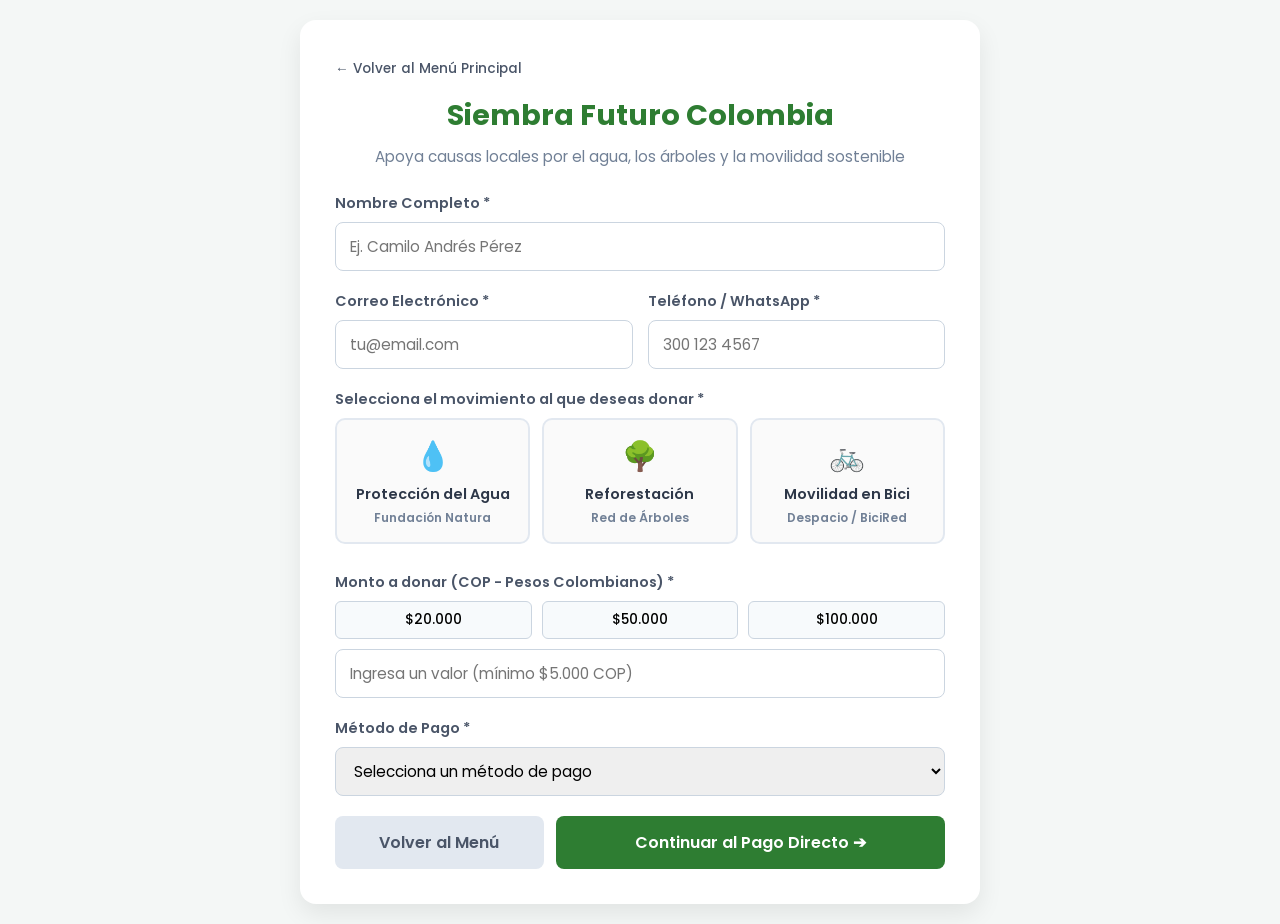
<file: donacion.html>
<!DOCTYPE html>
<html lang="es">
<head>
  <meta charset="UTF-8">
  <meta name="viewport" content="width=device-width, initial-scale=1.0">
  <title>Portal de Donaciones Ambientales Colombia</title>
  <link href="https://fonts.googleapis.com/css2?family=Poppins:wght@400;500;600;700&display=swap" rel="stylesheet">
  <style>
    * {
      box-sizing: border-box;
      margin: 0;
      padding: 0;
      font-family: 'Poppins', sans-serif;
    }

    body {
      background-color: #f4f7f6;
      color: #2d3748;
      display: flex;
      justify-content: center;
      align-items: center;
      min-height: 100vh;
      padding: 20px;
    }

    .container {
      background: #ffffff;
      width: 100%;
      max-width: 680px;
      padding: 35px;
      border-radius: 16px;
      box-shadow: 0 10px 25px rgba(0, 0, 0, 0.08);
      position: relative;
    }

    /* Botón Superior para Volver */
    .btn-back-header {
      display: inline-flex;
      align-items: center;
      gap: 6px;
      text-decoration: none;
      color: #4a5568;
      font-size: 0.85rem;
      font-weight: 500;
      margin-bottom: 15px;
      transition: color 0.2s;
    }

    .btn-back-header:hover {
      color: #2e7d32;
    }

    h1 {
      color: #2e7d32;
      font-size: 1.8rem;
      text-align: center;
      margin-bottom: 8px;
    }

    p.subtitle {
      text-align: center;
      color: #718096;
      font-size: 0.95rem;
      margin-bottom: 25px;
    }

    .form-group {
      margin-bottom: 20px;
    }

    label {
      display: block;
      font-weight: 600;
      margin-bottom: 8px;
      font-size: 0.9rem;
      color: #4a5568;
    }

    input[type="text"],
    input[type="email"],
    input[type="tel"],
    input[type="number"],
    select {
      width: 100%;
      padding: 12px 14px;
      border: 1px solid #cbd5e0;
      border-radius: 8px;
      font-size: 0.95rem;
      transition: border-color 0.2s ease;
      outline: none;
    }

    input:focus, select:focus {
      border-color: #2e7d32;
      box-shadow: 0 0 0 3px rgba(46, 125, 50, 0.15);
    }

    .grid-2 {
      display: grid;
      grid-template-columns: 1fr 1fr;
      gap: 15px;
    }

    /* Tarjetas de Selección de Causa */
    .cause-options {
      display: grid;
      grid-template-columns: repeat(auto-fit, minmax(180px, 1fr));
      gap: 12px;
      margin-top: 5px;
    }

    .cause-card {
      border: 2px solid #e2e8f0;
      border-radius: 10px;
      padding: 15px;
      text-align: center;
      cursor: pointer;
      transition: all 0.2s ease;
      background: #fafafa;
    }

    .cause-card:hover {
      border-color: #81c784;
    }

    .cause-card.selected {
      border-color: #2e7d32;
      background-color: #e8f5e9;
    }

    .cause-card input {
      display: none;
    }

    .cause-icon {
      font-size: 1.8rem;
      margin-bottom: 6px;
    }

    .cause-title {
      font-weight: 600;
      font-size: 0.9rem;
      color: #2d3748;
    }

    .cause-org {
      font-size: 0.75rem;
      color: #718096;
      margin-top: 4px;
    }

    /* Accesos rápidos de monto */
    .quick-amounts {
      display: flex;
      gap: 10px;
      margin-top: 8px;
      margin-bottom: 10px;
    }

    .quick-btn {
      flex: 1;
      padding: 8px;
      border: 1px solid #cbd5e0;
      background: #f7fafc;
      border-radius: 6px;
      cursor: pointer;
      font-size: 0.85rem;
      font-weight: 500;
      transition: background 0.2s;
    }

    .quick-btn:hover {
      background: #edf2f7;
    }

    /* Botones de acción */
    .button-group {
      display: flex;
      gap: 12px;
      margin-top: 20px;
    }

    .btn-submit {
      flex: 2;
      background-color: #2e7d32;
      color: white;
      padding: 14px;
      border: none;
      border-radius: 8px;
      font-size: 1rem;
      font-weight: 600;
      cursor: pointer;
      transition: background-color 0.2s;
    }

    .btn-submit:hover {
      background-color: #1b5e20;
    }

    .btn-secondary {
      flex: 1;
      background-color: #e2e8f0;
      color: #4a5568;
      padding: 14px;
      border: none;
      border-radius: 8px;
      font-size: 1rem;
      font-weight: 600;
      cursor: pointer;
      text-align: center;
      text-decoration: none;
      transition: background-color 0.2s;
    }

    .btn-secondary:hover {
      background-color: #cbd5e0;
    }

    @media (max-width: 500px) {
      .grid-2, .button-group {
        grid-template-columns: 1fr;
        flex-direction: column-reverse;
      }
    }
  </style>
</head>
<body>

  <div class="container">
    <!-- Enlace superior para regresar al menú principal -->
    <a href="index.html" class="btn-back-header">← Volver al Menú Principal</a>

    <h1>Siembra Futuro Colombia</h1>
    <p class="subtitle">Apoya causas locales por el agua, los árboles y la movilidad sostenible</p>

    <form id="donationForm">
      <!-- 1. Datos del Usuario -->
      <div class="form-group">
        <label>Nombre Completo *</label>
        <input type="text" id="nombre" required placeholder="Ej. Camilo Andrés Pérez">
      </div>

      <div class="grid-2">
        <div class="form-group">
          <label>Correo Electrónico *</label>
          <input type="email" id="email" required placeholder="tu@email.com">
        </div>
        <div class="form-group">
          <label>Teléfono / WhatsApp *</label>
          <input type="tel" id="telefono" required placeholder="300 123 4567">
        </div>
      </div>

      <!-- 2. Selección de Causa / Movimiento en Colombia -->
      <div class="form-group">
        <label>Selecciona el movimiento al que deseas donar *</label>
        <div class="cause-options">
          
          <label class="cause-card" onclick="selectCause(this)">
            <input type="radio" name="causa" value="agua" data-org="Fundación Natura Colombia" data-url="https://natura.org.co/donaciones" required>
            <div class="cause-icon">💧</div>
            <div class="cause-title">Protección del Agua</div>
            <div class="cause-org">Fundación Natura</div>
          </label>

          <label class="cause-card" onclick="selectCause(this)">
            <input type="radio" name="causa" value="arboles" data-org="Red de Árboles Colombia" data-url="https://www.reddearboles.org/donar-arboles" required>
            <div class="cause-icon">🌳</div>
            <div class="cause-title">Reforestación</div>
            <div class="cause-org">Red de Árboles</div>
          </label>

          <label class="cause-card" onclick="selectCause(this)">
            <input type="radio" name="causa" value="bicicleta" data-org="Despacio / BiciRed Colombia" data-url="https://www.despacio.org/hazte-socio" required>
            <div class="cause-icon">🚲</div>
            <div class="cause-title">Movilidad en Bici</div>
            <div class="cause-org">Despacio / BiciRed</div>
          </label>

        </div>
      </div>

      <!-- 3. Valor en Pesos Colombianos (COP) -->
      <div class="form-group">
        <label>Monto a donar (COP - Pesos Colombianos) *</label>
        <div class="quick-amounts">
          <button type="button" class="quick-btn" onclick="setAmount(20000)">$20.000</button>
          <button type="button" class="quick-btn" onclick="setAmount(50000)">$50.000</button>
          <button type="button" class="quick-btn" onclick="setAmount(100000)">$100.000</button>
        </div>
        <input type="number" id="monto" min="5000" step="1000" required placeholder="Ingresa un valor (mínimo $5.000 COP)">
      </div>

      <!-- 4. Método de Pago -->
      <div class="form-group">
        <label>Método de Pago *</label>
        <select id="metodoPago" required>
          <option value="" disabled selected>Selecciona un método de pago</option>
          <option value="PSE">PSE (Débito bancario Colombia)</option>
          <option value="Tarjeta">Tarjeta de Crédito / Débito</option>
          <option value="Nequi">Nequi / Daviplata</option>
          <option value="Efectivo">Efecty / Baloto (Efectivo)</option>
        </select>
      </div>

      <!-- Botones principales -->
      <div class="button-group">
        <a href="index.html" class="btn-secondary">Volver al Menú</a>
        <button type="submit" class="btn-submit">Continuar al Pago Directo ➔</button>
      </div>
    </form>
  </div>

  <script>
    // Resaltar la tarjeta seleccionada
    function selectCause(element) {
      document.querySelectorAll('.cause-card').forEach(card => card.classList.remove('selected'));
      element.classList.add('selected');
      const radio = element.querySelector('input[type="radio"]');
      radio.checked = true;
    }

    // Botones de monto rápido
    function setAmount(value) {
      document.getElementById('monto').value = value;
    }

    // Procesamiento del Formulario
    document.getElementById('donationForm').addEventListener('submit', function(e) {
      e.preventDefault();

      const nombre = document.getElementById('nombre').value;
      const email = document.getElementById('email').value;
      const monto = parseInt(document.getElementById('monto').value).toLocaleString('es-CO');
      const metodo = document.getElementById('metodoPago').value;
      
      const causaSeleccionada = document.querySelector('input[name="causa"]:checked');
      const orgNombre = causaSeleccionada.getAttribute('data-org');
      const orgUrl = causaSeleccionada.getAttribute('data-url');

      // Confirmación
      const mensaje = `¡Gracias ${nombre}!\n\nSerás redirigido para completar tu donación de $${monto} COP a través de ${metodo} directamente hacia "${orgNombre}".`;
      
      alert(mensaje);

      // Redirección directa a la organización seleccionada
      window.location.href = orgUrl;
    });
  </script>
</body>
</html>
</file>
